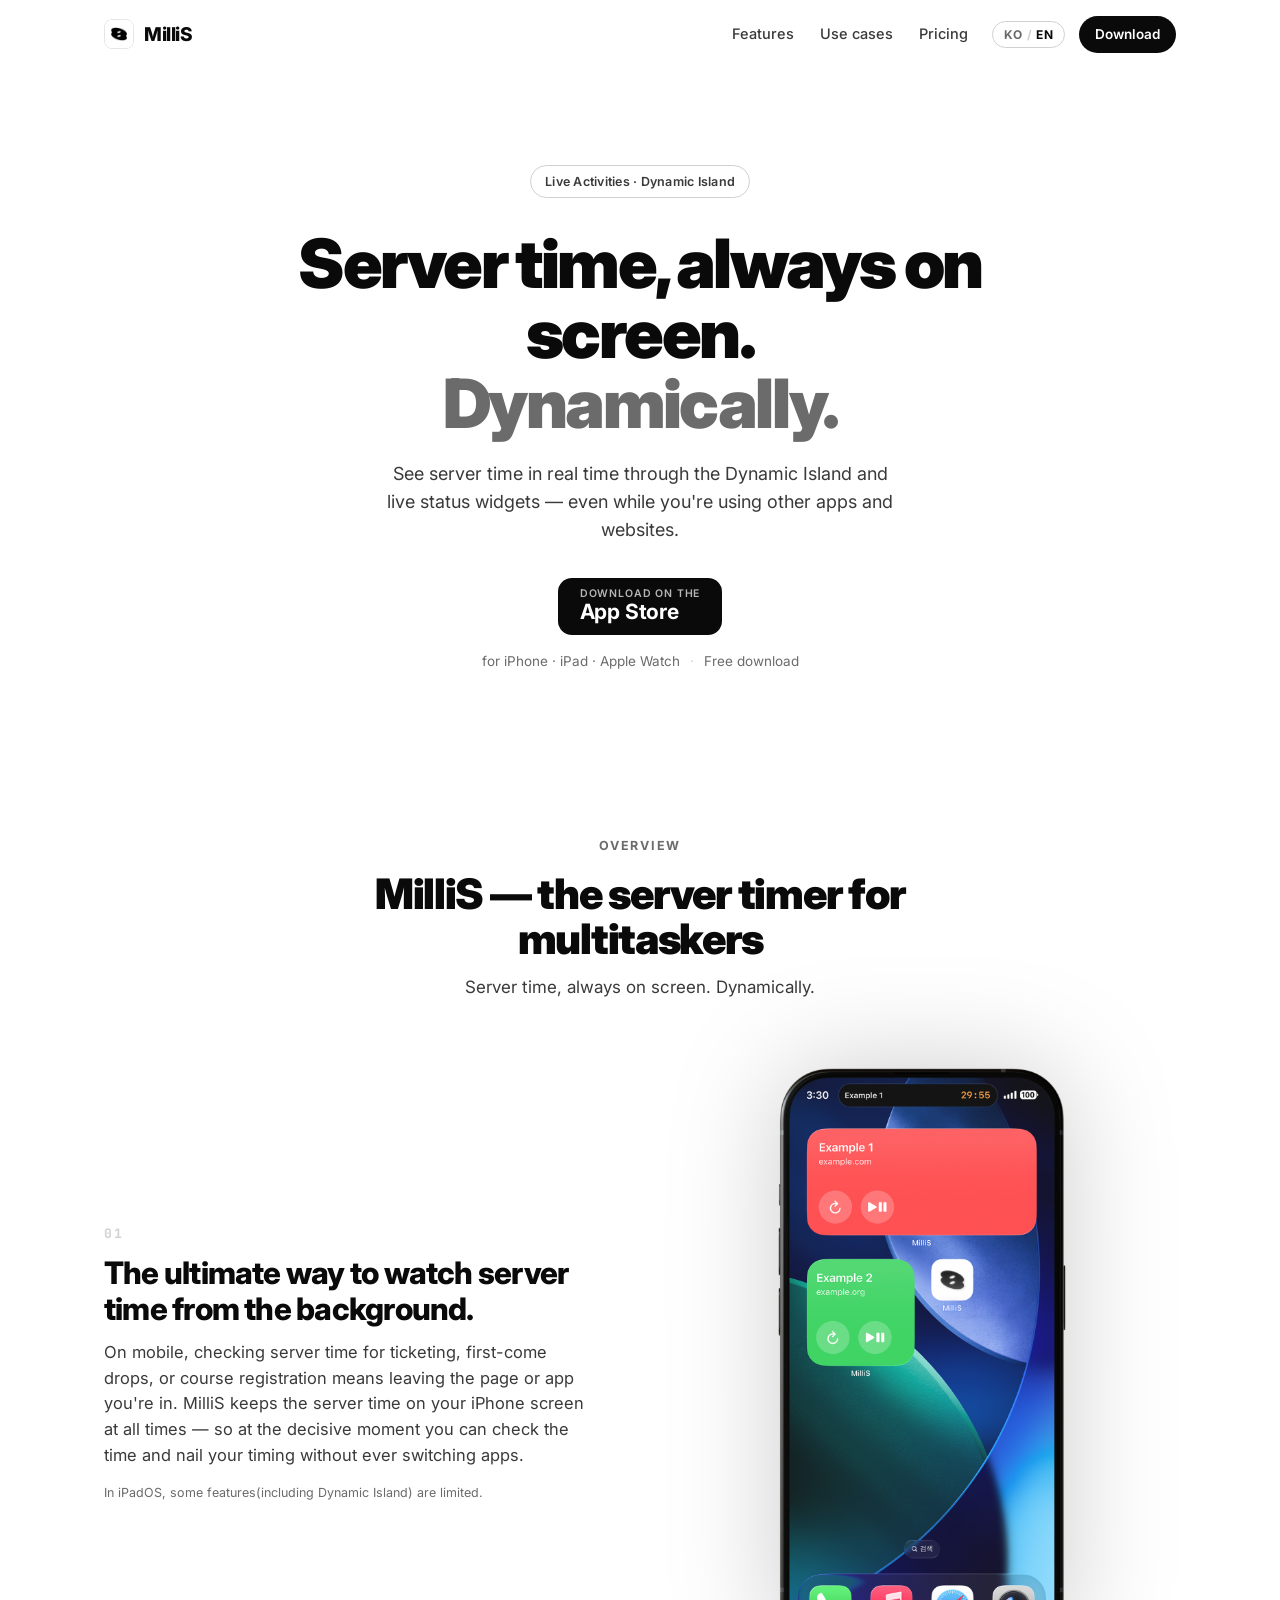
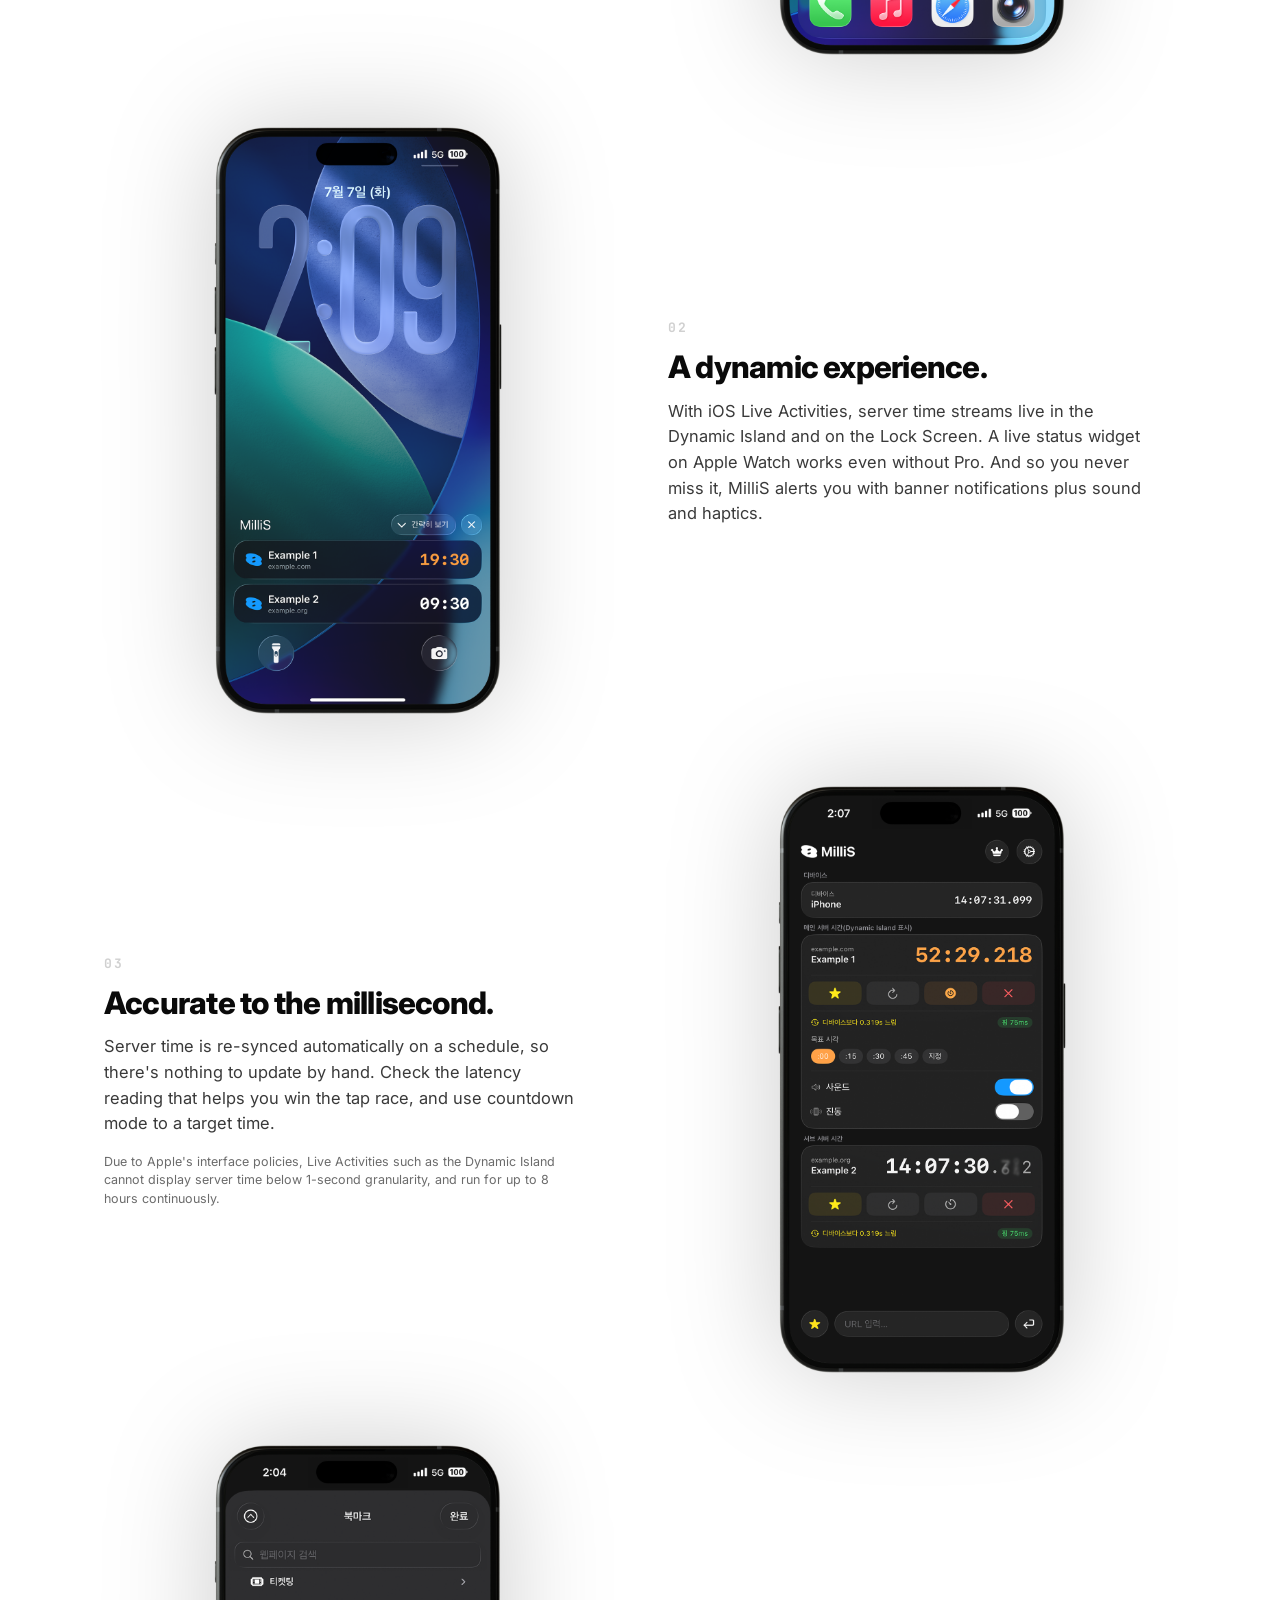
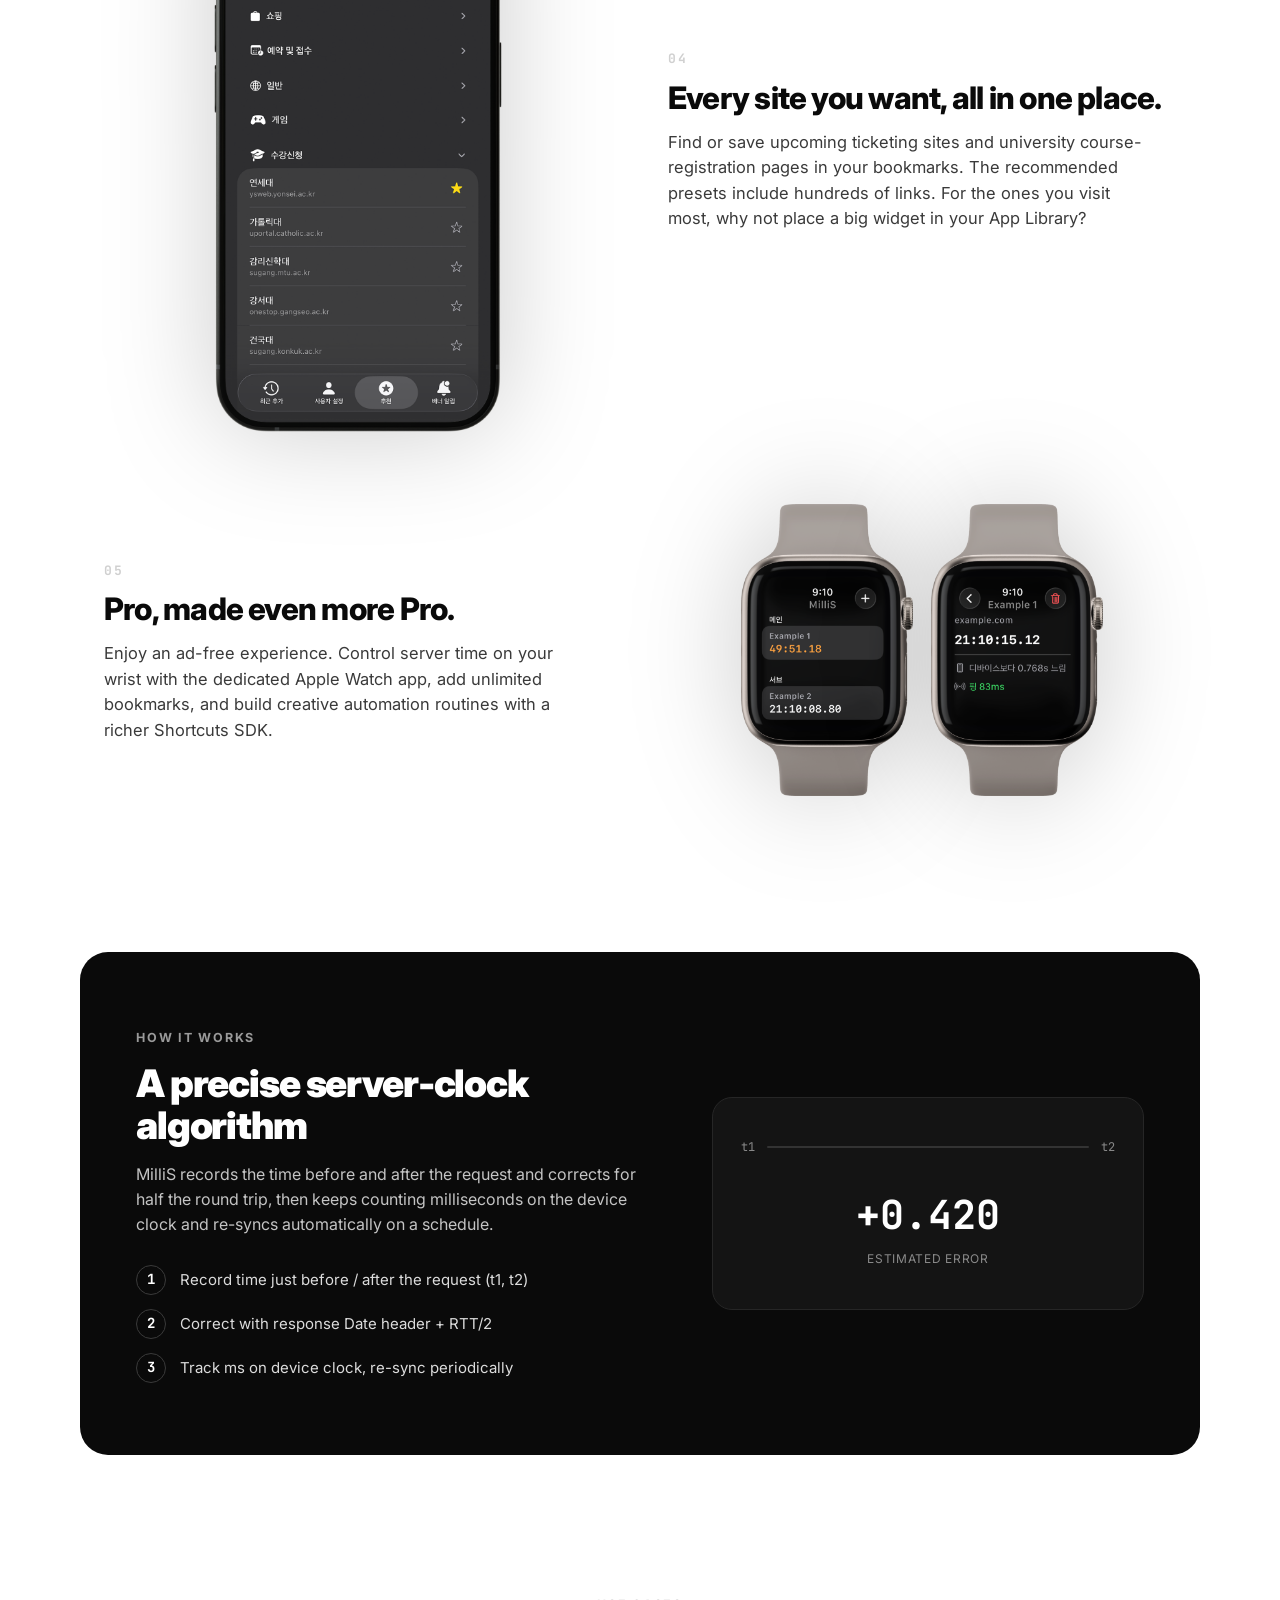
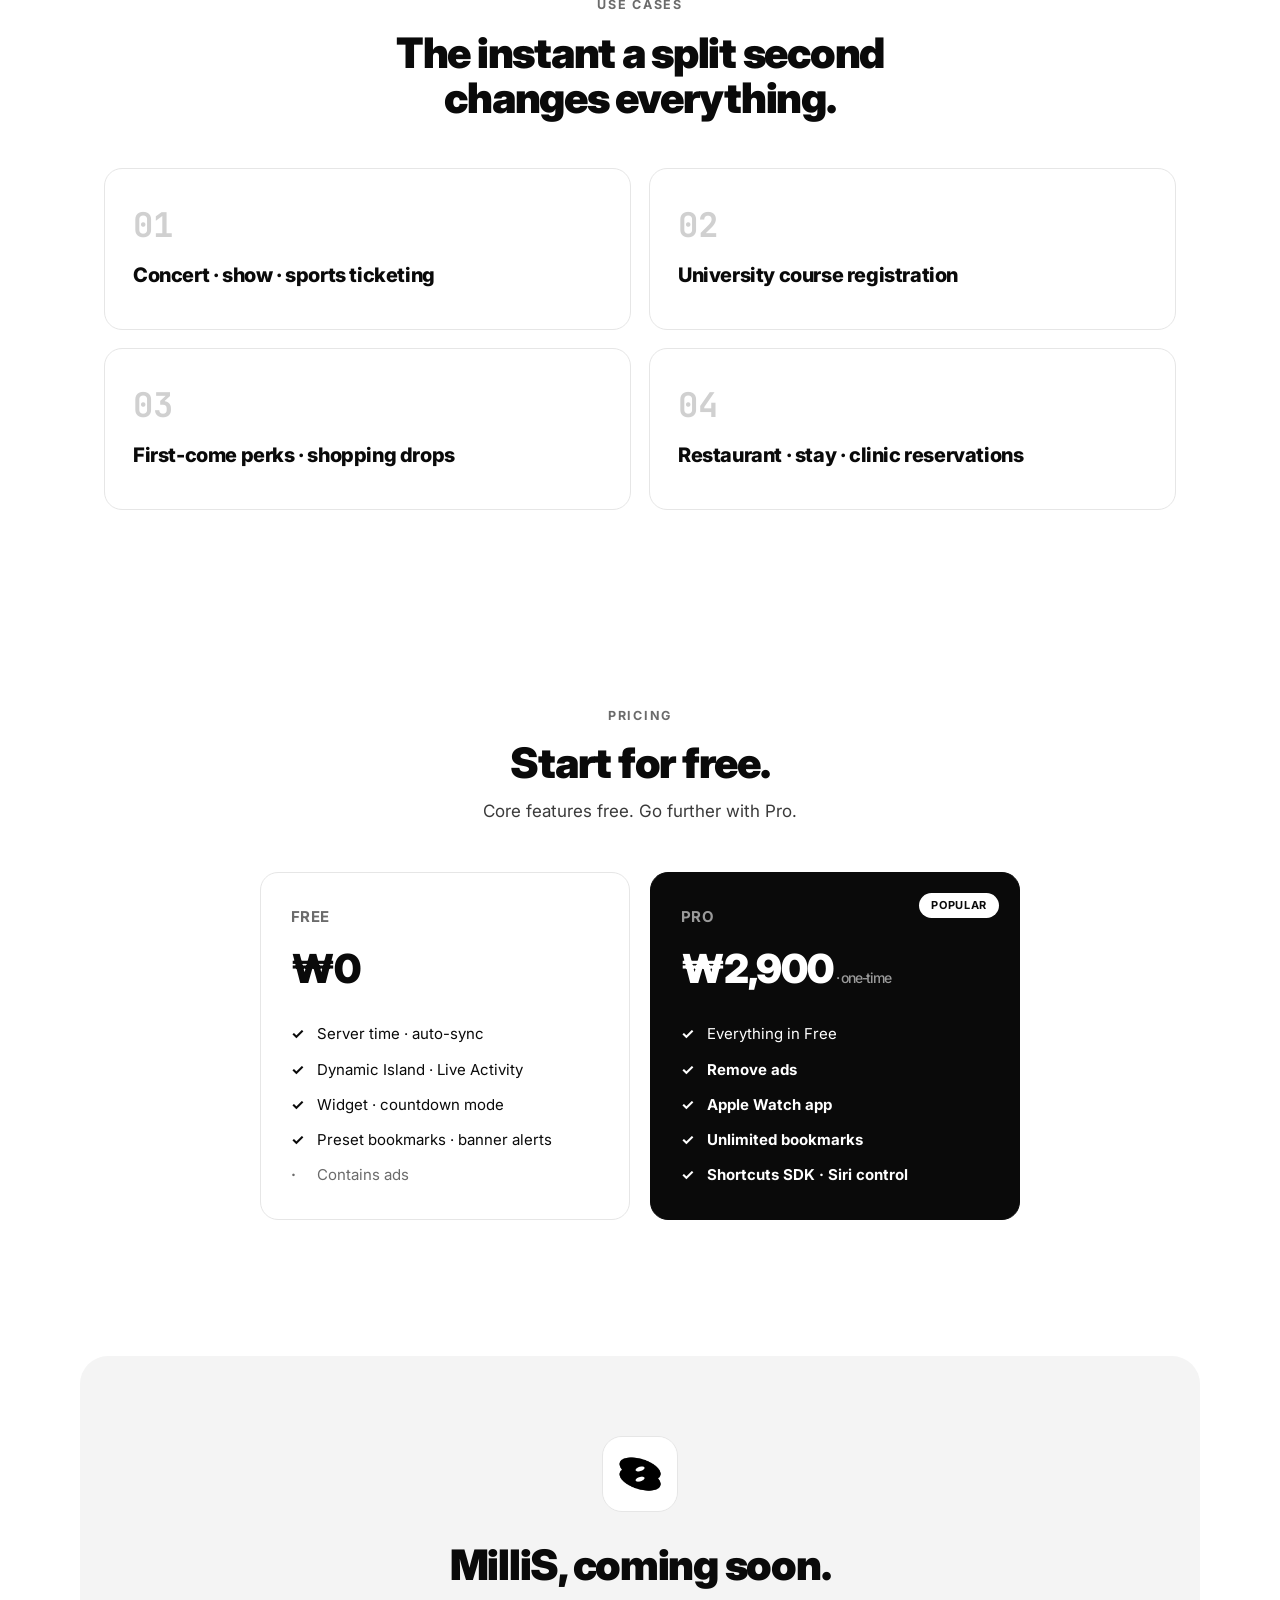
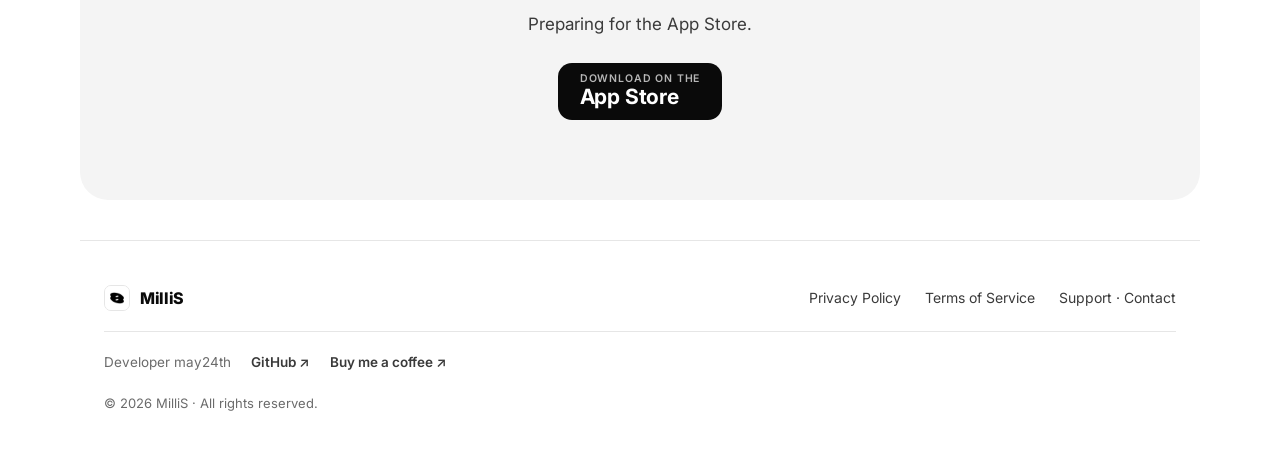
<file: index.html>
<!DOCTYPE html>
<html lang="ko">
<head>
  <meta charset="UTF-8" />
  <meta name="viewport" content="width=device-width, initial-scale=1.0" />
  <title>MilliS — 다이나믹 서버 타이머</title>
  <meta name="description" content="웹사이트 서버 시간을 Dynamic Island에 표시하는 iOS 앱" />
  <meta property="og:title" content="MilliS" />
  <meta property="og:description" content="티켓팅·수강신청·선착순을 위한 Dynamic 서버 타이머 앱." />
  <meta property="og:type" content="website" />
  <link rel="icon" href="assets/app-icon.png" />
  <link rel="preconnect" href="https://fonts.googleapis.com" />
  <link rel="preconnect" href="https://fonts.gstatic.com" crossorigin />
  <link href="https://fonts.googleapis.com/css2?family=Inter:wght@400;500;600;700;800;900&family=JetBrains+Mono:wght@500;700&display=swap" rel="stylesheet" />
  <link rel="stylesheet" href="style.css" />
</head>
<body>

  <!-- NAV -->
  <header class="nav">
    <a class="nav__brand" href="#top" aria-label="MilliS">
      <img src="assets/app-icon.png" alt="MilliS" class="nav__icon" />
      <span class="nav__name">MilliS</span>
    </a>
    <nav class="nav__links">
      <a href="#features" data-i18n="nav.features">기능</a>
      <a href="#usecases" data-i18n="nav.usecases">활용</a>
      <a href="#pricing" data-i18n="nav.pricing">가격</a>
    </nav>
    <div class="nav__right">
      <button class="lang" id="langToggle" aria-label="Language">
        <span class="lang__opt is-active" data-lang="ko">KO</span>
        <span class="lang__sep">/</span>
        <span class="lang__opt" data-lang="en">EN</span>
      </button>
      <a
        href="https://apps.apple.com/kr/app/millis/id6788035100"
        class="btn btn--sm"
        target="_blank"
        rel="noopener noreferrer"
        data-i18n="nav.get">
        다운로드
      </a>
    </div>
  </header>

  <main id="top">
    <!-- HERO -->
    <section class="hero">
      <div class="badge" data-i18n="hero.badge">Live Activities · Dynamic Island</div>
      <h1 class="hero__title">
        <span data-i18n="hero.title1">서버 시간을 항상 화면 위에.</span>
        <span class="accent" data-i18n="hero.title2">다이나믹하게.</span>
      </h1>
      <p class="hero__sub" data-i18n="hero.sub">
        iOS의 Dynamic Island와 실시간 현황 위젯을 통해
        다른 앱과 웹사이트를 사용하는 동안에도 서버 시간을 실시간으로 확인하세요.
      </p>
      <div class="hero__cta">
        <a
          class="store-btn"
          id="download"
          href="https://apps.apple.com/kr/app/millis/id6788035100"
          target="_blank"
          rel="noopener noreferrer">
          <span class="store-btn__eyebrow">Download on the</span>
          <span class="store-btn__main">App Store</span>
        </a>
        <div class="hero__meta">
          <span data-i18n="hero.meta1">for iPhone · iPad · Apple Watch</span>
          <span class="dot">·</span>
          <span data-i18n="hero.meta2">무료 다운로드</span>
        </div>
      </div>
    </section>

    <!-- INTRO / FEATURES -->
    <section class="section" id="features">
      <div class="section__head">
        <span class="kicker" data-i18n="intro.kicker">소개</span>
        <h2 data-i18n="intro.title">멀티태스커를 위한 서버 타이머 MilliS</h2>
        <p data-i18n="intro.subtitle">서버 시간을 항상 화면 위에. 다이나믹하게.</p>
      </div>
      <div class="showcase">
        <article class="show">
          <div class="show__media"><img src="assets/iphone_1.png" alt="MilliS iPhone 홈 화면" loading="lazy" /></div>
          <div class="show__text">
            <span class="show__n">01</span>
            <h3 data-i18n="intro.page1.title">백그라운드에서 서버 시간을 확인하는 궁극의 도구.</h3>
            <p data-i18n="intro.page1.body">모바일 환경에서 티켓 예매, 선착순 구매, 수강신청을 위해 서버 시간을 확인하려면 웹페이지와 앱을 벗어나야 합니다. MilliS는 서버 시간을 항상 iPhone 화면에 표시해, 결전의 순간 직전 앱을 전환할 필요 없이 시간을 확인하고 타이밍을 잴 수 있어요.</p>
            <p class="page__note" data-i18n="intro.page1.note">iPadOS에서는 Dynamic Island를 포함한 일부 기능 제한</p>
          </div>
        </article>
        <article class="show">
          <div class="show__media"><img src="assets/iphone_3.png" alt="MilliS 잠금 화면 Live Activity" loading="lazy" /></div>
          <div class="show__text">
            <span class="show__n">02</span>
            <h3 data-i18n="intro.page2.title">다이나믹한 사용자 경험.</h3>
            <p data-i18n="intro.page2.body">iOS의 Live Activities를 지원하여, Dynamic Island와 잠금 화면에서 서버 시간을 실시간으로 보여줍니다. Pro 유저가 아니여도 Apple Watch에서 실시간 현황 위젯을 지원합니다. 혹여 놓칠세라 배너 알림뿐만 아니라 소리와 진동으로도 알려드립니다.</p>
          </div>
        </article>
        <article class="show">
          <div class="show__media"><img src="assets/iphone_2.png" alt="MilliS 서버 시간·카운트다운 화면" loading="lazy" /></div>
          <div class="show__text">
            <span class="show__n">03</span>
            <h3 data-i18n="intro.page3.title">1000분의 1초까지 정확하게.</h3>
            <p data-i18n="intro.page3.body">서버 시간을 주기적으로 자동 보정하니 손수 업데이트하지 않아도 돼요. '광클'에 도움이 되는 지연 시간도 확인해보세요. 목표 시각까지의 카운트다운 모드도 지원합니다.</p>
            <p class="page__note" data-i18n="intro.page3.note">Apple의 인터페이스 관리 정책으로 Dynamic Island 등 Live Activities에서 1s 미만의 단위로 서버 시간 미표시, 연속으로 최대 8시간 동작</p>
          </div>
        </article>
        <article class="show">
          <div class="show__media"><img src="assets/iphone_4.png" alt="MilliS 북마크 · 프리셋 화면" loading="lazy" /></div>
          <div class="show__text">
            <span class="show__n">04</span>
            <h3 data-i18n="intro.page4.title">당신이 원하는 웹사이트는 전부 여기에.</h3>
            <p data-i18n="intro.page4.body">곧 열리는 티켓팅 웹사이트, 대학교 수강신청 사이트를 북마크에서 찾거나 저장해두세요. 추천 프리셋에는 수백여 곳의 링크가 담겨있습니다. 자주 찾는 곳은 특별히 앱 보관함에 큼직한 위젯으로 배치해보는 것은 어떨까요?</p>
          </div>
        </article>
        <article class="show">
          <div class="show__media show__media--watch show__media--pair">
            <img src="assets/watch_1.png" alt="MilliS Apple Watch 실시간 현황" loading="lazy" />
            <img src="assets/watch_2.png" alt="MilliS Apple Watch Pro 앱" loading="lazy" />
          </div>
          <div class="show__text">
            <span class="show__n">05</span>
            <h3 data-i18n="intro.page5.title">Pro는 더욱 Pro답게.</h3>
            <p data-i18n="intro.page5.body">광고 없는 쾌적함을 누리세요. Apple Watch 전용 앱에서 손목 위 서버 시간을 컨트롤하고, 북마크를 무제한으로 추가하고, 더 다양한 단축어 SDK로 창의적인 자동화 루틴을 만들어보세요.</p>
          </div>
        </article>
      </div>
    </section>

    <!-- HOW IT WORKS -->
    <section class="how">
      <div class="how__copy">
        <span class="kicker" data-i18n="how.kicker">동작 원리</span>
        <h2 data-i18n="how.title">정확한 서버 시계 알고리즘</h2>
        <p data-i18n="how.sub">MilliS는 요청 전후 시각을 기록하고 왕복 지연의 절반을 보정한 이후 기기 클럭으로 밀리초를 이어 세고 주기적으로 자동 업데이트합니다.</p>
        <ol class="how__steps">
          <li><b>1</b><span data-i18n="how.s1">요청 직전·직후 시각(t1, t2)을 기록</span></li>
          <li><b>2</b><span data-i18n="how.s2">응답 Date 헤더 + RTT/2 로 서버 시각 보정</span></li>
          <li><b>3</b><span data-i18n="how.s3">기기 시계로 ms 단위 추적, 주기적으로 재동기화</span></li>
        </ol>
      </div>
      <div class="how__vis" aria-hidden="true">
        <div class="wave">
          <span>t1</span>
          <div class="wave__line"><i></i></div>
          <span>t2</span>
        </div>
        <div class="how__num"><span id="howClock">+0.418</span><small data-i18n="how.err">추정 오차</small></div>
      </div>
    </section>

    <!-- USE CASES -->
    <section class="section" id="usecases">
      <div class="section__head">
        <span class="kicker" data-i18n="use.kicker">활용</span>
        <h2 data-i18n="use.title">찰나가 결과를 바꾸는 순간.</h2>
      </div>
      <div class="cases">
        <div class="case"><span class="case__n">01</span><h3 data-i18n="use.1.t">콘서트·공연·스포츠 티켓팅</h3></div>
        <div class="case"><span class="case__n">02</span><h3 data-i18n="use.2.t">대학교 수강신청</h3></div>
        <div class="case"><span class="case__n">03</span><h3 data-i18n="use.3.t">선착순 혜택·쇼핑 오픈런</h3></div>
        <div class="case"><span class="case__n">04</span><h3 data-i18n="use.4.t">인기 식당·숙소·병원 예약</h3></div>
      </div>
    </section>

    <!-- PRICING -->
    <section class="section pricing" id="pricing">
      <div class="section__head">
        <span class="kicker" data-i18n="price.kicker">가격</span>
        <h2 data-i18n="price.title">무료로 시작하세요.</h2>
        <p data-i18n="price.sub">핵심 기능은 무료. Pro로 한 단계 더.</p>
      </div>
      <div class="plans">
        <div class="plan">
          <div class="plan__name" data-i18n="price.free.n">Free</div>
          <div class="plan__price">₩0</div>
          <ul>
            <li data-i18n="price.free.1">서버 시간 · 자동 동기화</li>
            <li data-i18n="price.free.2">Dynamic Island · Live Activity</li>
            <li data-i18n="price.free.3">위젯 · 카운트다운 모드</li>
            <li data-i18n="price.free.4">프리셋 북마크 · 배너 알림</li>
            <li class="muted" data-i18n="price.free.5">광고 포함</li>
          </ul>
        </div>
        <div class="plan plan--pro">
          <div class="plan__tag" data-i18n="price.pro.tag">추천</div>
          <div class="plan__name" data-i18n="price.pro.n">Pro</div>
          <div class="plan__price">₩2,900<small data-i18n="price.pro.once"> · 1회 구매</small></div>
          <ul>
            <li data-i18n="price.pro.1">Free의 모든 기능</li>
            <li data-i18n="price.pro.2"><b>광고 제거</b></li>
            <li data-i18n="price.pro.3"><b>Apple Watch 앱</b></li>
            <li data-i18n="price.pro.4"><b>북마크 무제한</b></li>
            <li data-i18n="price.pro.5"><b>단축어 SDK · Siri 제어</b></li>
          </ul>
        </div>
      </div>
    </section>

    <!-- CTA -->
    <section class="cta">
      <img src="assets/app-icon.png" alt="MilliS" class="cta__icon" />
      <h2 data-i18n="cta.title">MilliS, 지금 만나보세요.</h2>
      <p data-i18n="cta.sub">App Store에서 다운로드하세요.</p>
      <a
        class="store-btn"
        href="https://apps.apple.com/kr/app/millis/id6788035100"
        target="_blank"
        rel="noopener noreferrer">
        <span class="store-btn__eyebrow">Download on the</span>
        <span class="store-btn__main">App Store</span>
      </a>
    </section>
  </main>

  <!-- FOOTER -->
  <footer class="footer">
    <div class="footer__brand">
      <img src="assets/app-icon.png" alt="MilliS" />
      <span>MilliS</span>
    </div>
    <nav class="footer__links">
      <a href="privacy.html" data-i18n="footer.privacy">개인정보처리방침</a>
      <a href="terms.html" data-i18n="footer.terms">이용약관</a>
      <a href="mailto:may24th2000@icloud.com" data-i18n="footer.support">지원 · 문의</a>
    </nav>
    <div class="footer__dev">
      <span class="footer__by" data-i18n="footer.made">개발자 may24th</span>
      <a class="footer__social" href="https://github.com/2000may24th" target="_blank" rel="noopener noreferrer">GitHub ↗</a>
      <a class="footer__social" href="https://buymeacoffee.com/may24th" target="_blank" rel="noopener noreferrer" data-i18n="footer.sponsor">후원하기 ↗</a>
    </div>
    <div class="footer__copy">© <span id="year">2026</span> MilliS · <span data-i18n="footer.rights">All rights reserved.</span></div>
  </footer>

  <script src="script.js"></script>
</body>
</html>
</file>
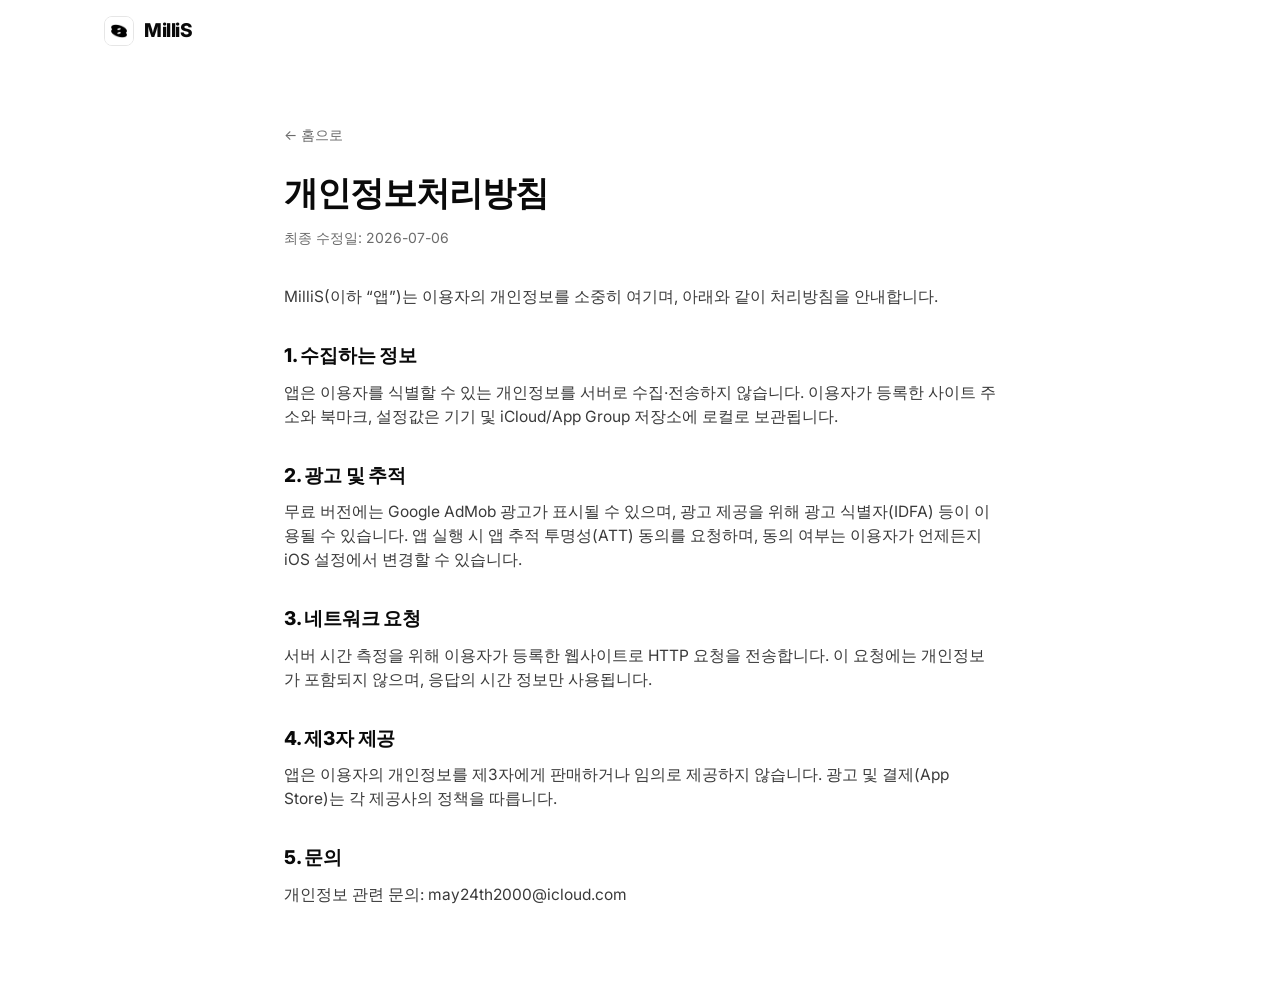
<file: privacy.html>
<!DOCTYPE html>
<html lang="ko">
<head>
  <meta charset="UTF-8" />
  <meta name="viewport" content="width=device-width, initial-scale=1.0" />
  <title>MilliS — 개인정보처리방침</title>
  <link rel="icon" href="assets/app-icon.png" />
  <link href="https://fonts.googleapis.com/css2?family=Inter:wght@400;500;600;700;800;900&display=swap" rel="stylesheet" />
  <link rel="stylesheet" href="style.css" />
  <style>
    .doc { max-width: 760px; margin: 0 auto; padding: 60px 24px 80px; }
    .doc a.back { font-size: 14px; color: var(--ink-3); }
    .doc h1 { font-size: 34px; font-weight: 900; letter-spacing: -0.03em; margin: 20px 0 8px; }
    .doc .updated { color: var(--ink-3); font-size: 14px; margin-bottom: 36px; }
    .doc h2 { font-size: 19px; font-weight: 800; letter-spacing: -0.01em; margin: 32px 0 10px; }
    .doc p, .doc li { color: var(--ink-2); font-size: 15.5px; }
    .doc ul { padding-left: 20px; display: flex; flex-direction: column; gap: 6px; margin-top: 8px; }
    .doc .note { background: var(--panel); border-radius: 12px; padding: 16px 18px; font-size: 14px; color: var(--ink-3); margin-top: 12px; }
  </style>
</head>
<body>
  <header class="nav">
    <a class="nav__brand" href="index.html"><img src="assets/app-icon.png" alt="" class="nav__icon" /><span class="nav__name">MilliS</span></a>
  </header>
  <main class="doc">
    <a class="back" href="index.html">← 홈으로</a>
    <h1>개인정보처리방침</h1>
    <p class="updated">최종 수정일: 2026-07-06</p>

    <p>MilliS(이하 “앱”)는 이용자의 개인정보를 소중히 여기며, 아래와 같이 처리방침을 안내합니다.</p>

    <h2>1. 수집하는 정보</h2>
    <p>앱은 이용자를 식별할 수 있는 개인정보를 서버로 수집·전송하지 않습니다. 이용자가 등록한 사이트 주소와 북마크, 설정값은 기기 및 iCloud/App Group 저장소에 로컬로 보관됩니다.</p>

    <h2>2. 광고 및 추적</h2>
    <p>무료 버전에는 Google AdMob 광고가 표시될 수 있으며, 광고 제공을 위해 광고 식별자(IDFA) 등이 이용될 수 있습니다. 앱 실행 시 앱 추적 투명성(ATT) 동의를 요청하며, 동의 여부는 이용자가 언제든지 iOS 설정에서 변경할 수 있습니다.</p>

    <h2>3. 네트워크 요청</h2>
    <p>서버 시간 측정을 위해 이용자가 등록한 웹사이트로 HTTP 요청을 전송합니다. 이 요청에는 개인정보가 포함되지 않으며, 응답의 시간 정보만 사용됩니다.</p>

    <h2>4. 제3자 제공</h2>
    <p>앱은 이용자의 개인정보를 제3자에게 판매하거나 임의로 제공하지 않습니다. 광고 및 결제(App Store)는 각 제공사의 정책을 따릅니다.</p>

    <h2>5. 문의</h2>
    <p>개인정보 관련 문의: <a href="mailto:may24th2000@icloud.com">may24th2000@icloud.com</a></p>
  </main>
</body>
</html>
</file>
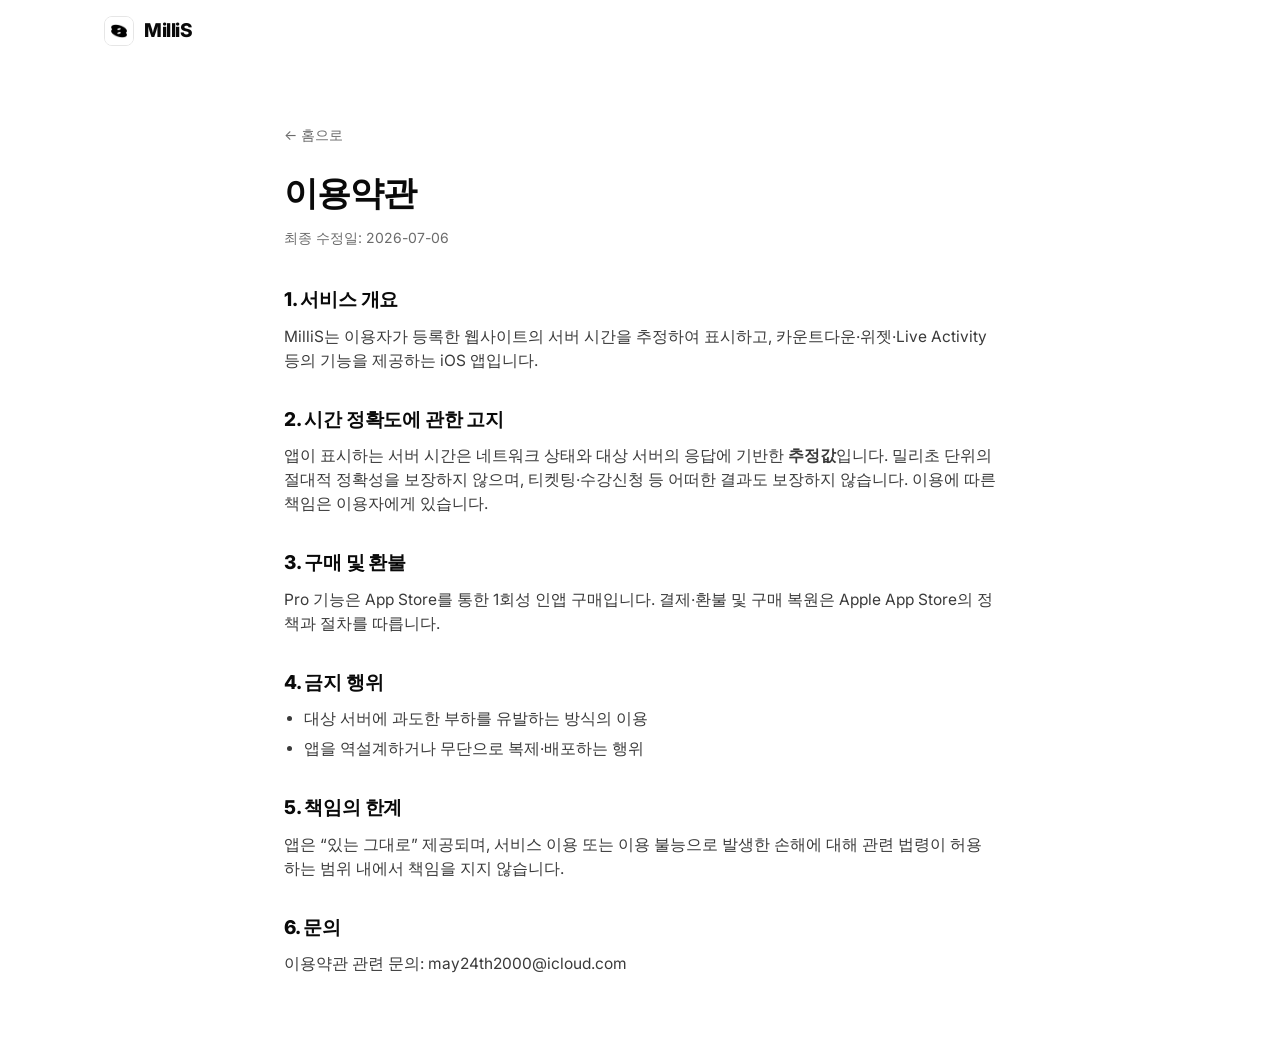
<file: terms.html>
<!DOCTYPE html>
<html lang="ko">
<head>
  <meta charset="UTF-8" />
  <meta name="viewport" content="width=device-width, initial-scale=1.0" />
  <title>MilliS — 이용약관</title>
  <link rel="icon" href="assets/app-icon.png" />
  <link href="https://fonts.googleapis.com/css2?family=Inter:wght@400;500;600;700;800;900&display=swap" rel="stylesheet" />
  <link rel="stylesheet" href="style.css" />
  <style>
    .doc { max-width: 760px; margin: 0 auto; padding: 60px 24px 80px; }
    .doc a.back { font-size: 14px; color: var(--ink-3); }
    .doc h1 { font-size: 34px; font-weight: 900; letter-spacing: -0.03em; margin: 20px 0 8px; }
    .doc .updated { color: var(--ink-3); font-size: 14px; margin-bottom: 36px; }
    .doc h2 { font-size: 19px; font-weight: 800; letter-spacing: -0.01em; margin: 32px 0 10px; }
    .doc p, .doc li { color: var(--ink-2); font-size: 15.5px; }
    .doc ul { padding-left: 20px; display: flex; flex-direction: column; gap: 6px; margin-top: 8px; }
    .doc .note { background: var(--panel); border-radius: 12px; padding: 16px 18px; font-size: 14px; color: var(--ink-3); margin-top: 12px; }
  </style>
</head>
<body>
  <header class="nav">
    <a class="nav__brand" href="index.html"><img src="assets/app-icon.png" alt="" class="nav__icon" /><span class="nav__name">MilliS</span></a>
  </header>
  <main class="doc">
    <a class="back" href="index.html">← 홈으로</a>
    <h1>이용약관</h1>
    <p class="updated">최종 수정일: 2026-07-06</p>

    <h2>1. 서비스 개요</h2>
    <p>MilliS는 이용자가 등록한 웹사이트의 서버 시간을 추정하여 표시하고, 카운트다운·위젯·Live Activity 등의 기능을 제공하는 iOS 앱입니다.</p>

    <h2>2. 시간 정확도에 관한 고지</h2>
    <p>앱이 표시하는 서버 시간은 네트워크 상태와 대상 서버의 응답에 기반한 <b>추정값</b>입니다. 밀리초 단위의 절대적 정확성을 보장하지 않으며, 티켓팅·수강신청 등 어떠한 결과도 보장하지 않습니다. 이용에 따른 책임은 이용자에게 있습니다.</p>

    <h2>3. 구매 및 환불</h2>
    <p>Pro 기능은 App Store를 통한 1회성 인앱 구매입니다. 결제·환불 및 구매 복원은 Apple App Store의 정책과 절차를 따릅니다.</p>

    <h2>4. 금지 행위</h2>
    <ul>
      <li>대상 서버에 과도한 부하를 유발하는 방식의 이용</li>
      <li>앱을 역설계하거나 무단으로 복제·배포하는 행위</li>
    </ul>

    <h2>5. 책임의 한계</h2>
    <p>앱은 “있는 그대로” 제공되며, 서비스 이용 또는 이용 불능으로 발생한 손해에 대해 관련 법령이 허용하는 범위 내에서 책임을 지지 않습니다.</p>

    <h2>6. 문의</h2>
    <p>이용약관 관련 문의: <a href="mailto:may24th2000@icloud.com">may24th2000@icloud.com</a></p>
  </main>
</body>
</html>
</file>
<file: style.css>
:root {
  --bg: #ffffff;
  --ink: #0a0a0a;
  --ink-2: #3a3a3a;
  --ink-3: #6b6b6b;
  --line: #e6e6e6;
  --line-2: #d0d0d0;
  --panel: #f4f4f4;
  --panel-2: #ececec;
  --black: #0a0a0a;
  --white: #ffffff;
  --radius: 18px;
  --radius-sm: 12px;
  --max: 1120px;
  --mono: "JetBrains Mono", ui-monospace, SFMono-Regular, monospace;
}

* { box-sizing: border-box; margin: 0; padding: 0; }

html { scroll-behavior: smooth; }

body {
  font-family: "Inter", -apple-system, BlinkMacSystemFont, "Segoe UI", "Apple SD Gothic Neo", sans-serif;
  background: var(--bg);
  color: var(--ink);
  line-height: 1.55;
  -webkit-font-smoothing: antialiased;
  overflow-x: hidden;
}

img { max-width: 100%; display: block; }
a { color: inherit; text-decoration: none; }

/* ---------- NAV ---------- */
.nav {
  position: sticky;
  top: 0;
  z-index: 50;
  display: flex;
  align-items: center;
  gap: 24px;
  max-width: var(--max);
  margin: 0 auto;
  padding: 16px 24px;
  background: rgba(255,255,255,0.8);
  backdrop-filter: saturate(180%) blur(16px);
  border-bottom: none;
}
.nav__brand { display: flex; align-items: center; gap: 10px; }
.nav__icon { width: 30px; height: 30px; border-radius: 8px; border: 1px solid var(--line); }
.nav__name { font-weight: 800; letter-spacing: -0.02em; font-size: 19px; }
.nav__links { display: flex; gap: 26px; margin-left: auto; font-size: 14.5px; font-weight: 500; color: var(--ink-2); }
.nav__links a:hover { color: var(--ink); }
.nav__right { display: flex; align-items: center; gap: 14px; }

.lang {
  display: inline-flex; align-items: center; gap: 4px;
  background: none; border: 1px solid var(--line-2); border-radius: 999px;
  padding: 5px 11px; cursor: pointer; font-family: inherit;
  font-size: 12px; font-weight: 700; letter-spacing: 0.04em; color: var(--ink-3);
}
.lang__opt { transition: color .15s; }
.lang__opt.is-active { color: var(--ink); }
.lang__sep { color: var(--line-2); }

.btn {
  display: inline-flex; align-items: center; justify-content: center;
  background: var(--black); color: var(--white);
  border-radius: 999px; padding: 10px 20px;
  font-weight: 600; font-size: 14px; transition: transform .15s, opacity .15s;
}
.btn:hover { transform: translateY(-1px); opacity: .9; }
.btn--sm { padding: 8px 16px; font-size: 13.5px; }

/* ---------- HERO ---------- */
.hero {
  max-width: 820px;
  margin: 0 auto;
  padding: 96px 24px 64px;
  display: flex;
  flex-direction: column;
  align-items: center;
  text-align: center;
}
.badge {
  display: inline-block;
  font-size: 12.5px; font-weight: 600; letter-spacing: 0.02em;
  color: var(--ink-2);
  border: 1px solid var(--line-2); border-radius: 999px;
  padding: 6px 14px; margin-bottom: 30px;
}
.hero__title {
  font-size: clamp(40px, 6.4vw, 68px);
  font-weight: 900;
  letter-spacing: -0.038em;
  line-height: 1.03;
}
.hero__title span { display: block; }
.hero__title .accent { color: var(--ink-3); }
.hero__sub {
  margin: 22px auto 34px;
  font-size: 18px; color: var(--ink-2); max-width: 520px;
}
.hero__cta { display: flex; flex-direction: column; gap: 16px; align-items: center; }
.hero__meta { display: flex; gap: 10px; font-size: 13.5px; color: var(--ink-3); }
.hero__meta .dot { color: var(--line-2); }

.store-btn {
  display: inline-flex; flex-direction: column; align-items: flex-start;
  background: var(--black); color: var(--white);
  border-radius: 14px; padding: 10px 22px 11px; line-height: 1.15;
  position: relative;
}
.store-btn.is-soon { opacity: .95; }
.store-btn__eyebrow { font-size: 10.5px; font-weight: 600; letter-spacing: 0.08em; text-transform: uppercase; opacity: .7; }
.store-btn__main { font-size: 21px; font-weight: 700; letter-spacing: -0.01em; }
.ms { opacity: .5; }

/* ---------- LIVE READOUT ---------- */
.readout {
  margin-top: 60px;
  width: 100%; max-width: 380px;
  border: 1px solid var(--line);
  border-radius: var(--radius);
  padding: 22px 26px 24px;
  background: var(--bg);
  box-shadow: 0 24px 60px -34px rgba(0,0,0,.28);
}
.readout__top { display: flex; align-items: center; justify-content: space-between; margin-bottom: 4px; }
.readout__host { display: inline-flex; align-items: center; gap: 8px; font-size: 13px; font-weight: 600; color: var(--ink-2); }
.readout__dot { width: 7px; height: 7px; border-radius: 50%; background: var(--ink); animation: pulse 1.6s ease-in-out infinite; }
@keyframes pulse { 0%,100% { opacity: 1; } 50% { opacity: .25; } }
.readout__live {
  font-size: 9.5px; font-weight: 800; letter-spacing: 0.08em; color: #fff;
  background: var(--ink); border-radius: 5px; padding: 3px 7px;
}
.readout__time { font-family: var(--mono); font-size: clamp(36px, 9vw, 46px); font-weight: 700; letter-spacing: -0.02em; margin: 4px 0 2px; }
.readout__label { font-size: 11px; color: var(--ink-3); text-transform: uppercase; letter-spacing: 0.1em; }

/* ---------- STRIP ---------- */
.strip {
  max-width: var(--max); margin: 20px auto 0; padding: 0 24px;
  display: grid; grid-template-columns: repeat(4, 1fr); gap: 1px;
  background: var(--line); border: 1px solid var(--line); border-radius: var(--radius);
  overflow: hidden;
}
.strip__item {
  background: var(--bg); padding: 22px 20px;
  display: flex; flex-direction: column; gap: 4px; align-items: center; text-align: center;
}
.strip__item b { font-size: 26px; font-weight: 800; font-family: var(--mono); letter-spacing: -0.02em; }
.strip__item span { font-size: 12.5px; color: var(--ink-3); }

/* ---------- SECTIONS ---------- */
.section { max-width: var(--max); margin: 0 auto; padding: 96px 24px; }
.section__head { max-width: 640px; margin-bottom: 48px; }
.kicker {
  font-size: 12.5px; font-weight: 700; letter-spacing: 0.14em; text-transform: uppercase;
  color: var(--ink-3);
}
.section__head h2 {
  font-size: clamp(28px, 4vw, 42px); font-weight: 900; letter-spacing: -0.03em;
  margin: 14px 0 12px; line-height: 1.08;
}
.section__head p { font-size: 17px; color: var(--ink-2); }

/* ---------- INTRO SHOWCASE ---------- */
.showcase { display: flex; flex-direction: column; gap: 32px; margin-top: 8px; }
.show {
  display: grid;
  grid-template-columns: 1fr 1fr;
  gap: 56px;
  align-items: center;
  padding: 20px 0;
}
.show:nth-child(odd) .show__media { order: 2; }
.show:nth-child(odd) .show__text { order: 1; }

.show__media { display: flex; justify-content: center; }
.show__media img {
  width: 100%; max-width: 288px; height: auto;
  filter: drop-shadow(0 0px 54px rgba(0,0,0,.20));
}
.show__media--watch img { max-width: 232px; }
.show__media--pair { gap: 18px; align-items: flex-start; }
.show__media--pair img { max-width: 172px; }

.show__n {
  font-family: var(--mono); font-size: 13px; font-weight: 700;
  letter-spacing: 0.12em; color: var(--line-2);
}
.show__text h3 {
  font-size: clamp(23px, 3.1vw, 31px); font-weight: 800;
  letter-spacing: -0.025em; line-height: 1.15; margin: 10px 0 14px;
}
.show__text p { font-size: 16.5px; color: var(--ink-2); max-width: 480px; }
.show__text .page__note {
  margin-top: 16px; font-size: 12.5px; line-height: 1.5; color: var(--ink-3);
  max-width: 480px;
}

/* centered section heads (intro · use cases · pricing) */
#features .section__head,
#usecases .section__head,
.pricing .section__head {
  margin-left: auto; margin-right: auto; text-align: center;
}

/* ---------- HOW ---------- */
.how {
  background: var(--black); color: var(--white);
}
.how {
  max-width: var(--max); margin: 0 auto;
  display: grid; grid-template-columns: 1.1fr 0.9fr; gap: 48px; align-items: center;
  padding: 72px 56px; border-radius: 28px;
}
.how { margin: 40px auto; width: calc(100% - 48px); }
.how .kicker { color: #9a9a9a; }
.how h2 { font-size: clamp(26px, 3.4vw, 38px); font-weight: 900; letter-spacing: -0.03em; margin: 14px 0 16px; line-height: 1.1; }
.how__sub, .how p { color: #c4c4c4; font-size: 16px; }
.how__steps { list-style: none; margin-top: 28px; display: flex; flex-direction: column; gap: 14px; }
.how__steps li { display: flex; gap: 14px; align-items: center; }
.how__steps b {
  flex: none; width: 30px; height: 30px; border-radius: 50%;
  border: 1px solid #3a3a3a; display: flex; align-items: center; justify-content: center;
  font-family: var(--mono); font-size: 14px; color: #fff;
}
.how__steps span { font-size: 15px; color: #dcdcdc; }
.how__vis {
  display: flex; flex-direction: column; align-items: center; gap: 28px;
  border: 1px solid #262626; border-radius: 20px; padding: 40px 28px; background: #141414;
}
.wave { display: flex; align-items: center; gap: 12px; width: 100%; font-family: var(--mono); font-size: 12px; color: #8a8a8a; }
.wave__line { flex: 1; height: 2px; background: #333; position: relative; overflow: hidden; border-radius: 2px; }
.wave__line i {
  position: absolute; top: 0; left: -30%; width: 30%; height: 100%; background: #fff;
  animation: slide 1.6s cubic-bezier(.5,0,.5,1) infinite;
}
@keyframes slide { to { left: 100%; } }
.how__num { text-align: center; }
.how__num span { font-family: var(--mono); font-size: 40px; font-weight: 700; color: #fff; }
.how__num small { display: block; font-size: 12px; color: #8a8a8a; letter-spacing: 0.06em; text-transform: uppercase; margin-top: 4px; }

/* ---------- USE CASES ---------- */
.cases { display: grid; grid-template-columns: repeat(2, 1fr); gap: 18px; }
.case {
  border: 1px solid var(--line); border-radius: var(--radius);
  padding: 30px 28px; position: relative; overflow: hidden;
  transition: background .2s, color .2s;
}
.case:hover { background: var(--black); color: var(--white); }
.case:hover p { color: #c4c4c4; }
.case:hover .case__n { color: #444; }
.case__n { font-family: var(--mono); font-size: 34px; font-weight: 700; color: var(--line-2); }
.case h3 { font-size: 20px; font-weight: 800; letter-spacing: -0.02em; margin: 8px 0 8px; }
.case p { font-size: 14.5px; color: var(--ink-2); }

/* ---------- PRICING ---------- */
.pricing .section__head { margin-left: auto; margin-right: auto; text-align: center; }
.plans { display: grid; grid-template-columns: repeat(2, 1fr); gap: 20px; max-width: 760px; margin: 0 auto; }
.plan {
  border: 1px solid var(--line); border-radius: var(--radius);
  padding: 32px 30px; position: relative;
}
.plan--pro { background: var(--black); color: var(--white); border-color: var(--black); }
.plan__tag {
  position: absolute; top: 20px; right: 20px;
  font-size: 11px; font-weight: 700; letter-spacing: 0.06em; text-transform: uppercase;
  background: #fff; color: #0a0a0a; border-radius: 999px; padding: 4px 12px;
}
.plan__name { font-size: 15px; font-weight: 700; letter-spacing: 0.02em; text-transform: uppercase; color: var(--ink-3); }
.plan--pro .plan__name { color: #9a9a9a; }
.plan__price { font-size: 40px; font-weight: 900; letter-spacing: -0.03em; margin: 10px 0 22px; }
.plan__price small { font-size: 14px; font-weight: 500; color: var(--ink-3); }
.plan--pro .plan__price small { color: #9a9a9a; }
.plan ul { list-style: none; display: flex; flex-direction: column; gap: 12px; }
.plan li { font-size: 15px; padding-left: 26px; position: relative; }
.plan li::before { content: "✓"; position: absolute; left: 0; font-weight: 700; }
.plan li.muted { color: var(--ink-3); }
.plan li.muted::before { content: "·"; }

/* ---------- CTA ---------- */
.cta {
  max-width: var(--max); margin: 40px auto; width: calc(100% - 48px);
  background: var(--panel); border-radius: 28px;
  padding: 80px 24px; text-align: center;
  display: flex; flex-direction: column; align-items: center; gap: 14px;
}
.cta__icon { width: 76px; height: 76px; border-radius: 20px; border: 1px solid var(--line); margin-bottom: 6px; }
.cta h2 { font-size: clamp(28px, 4vw, 42px); font-weight: 900; letter-spacing: -0.03em; }
.cta p { color: var(--ink-2); font-size: 17px; margin-bottom: 12px; }

/* ---------- FOOTER ---------- */
.footer {
  max-width: var(--max); margin: 0 auto; padding: 44px 24px 60px;
  display: flex; flex-wrap: wrap; align-items: center; gap: 20px;
  border-top: 1px solid var(--line);
}
.footer__brand { display: flex; align-items: center; gap: 10px; font-weight: 800; letter-spacing: -0.02em; }
.footer__brand img { width: 26px; height: 26px; border-radius: 7px; border: 1px solid var(--line); }
.footer__links { display: flex; gap: 24px; margin-left: auto; font-size: 14px; color: var(--ink-2); }
.footer__links a:hover { color: var(--ink); text-decoration: underline; }
.footer__dev {
  width: 100%; display: flex; flex-wrap: wrap; align-items: center; gap: 8px 20px;
  padding-top: 20px; border-top: 1px solid var(--line);
  font-size: 13.5px; color: var(--ink-3);
}
.footer__by b { color: var(--ink-2); font-weight: 700; }
.footer__social {
  display: inline-flex; align-items: center; gap: 4px;
  font-weight: 600; color: var(--ink-2);
}
.footer__social:hover { color: var(--ink); text-decoration: underline; }
.footer__copy { width: 100%; font-size: 13px; color: var(--ink-3); }

/* ---------- RESPONSIVE ---------- */
@media (max-width: 900px) {
  .hero { padding-top: 64px; }
  .show { grid-template-columns: 1fr; gap: 20px; text-align: center; justify-items: center; }
  .show:nth-child(odd) .show__media,
  .show:nth-child(odd) .show__text { order: 0; }
  .show__text p, .page__note { margin-left: auto; margin-right: auto; }
  .show__media img { max-width: 250px; }
  .show__media--watch img { max-width: 210px; }
  .show__media--pair img { max-width: 150px; }
  .how { grid-template-columns: 1fr; padding: 48px 32px; }
  .grid { grid-template-columns: repeat(2, 1fr); }
  .strip { grid-template-columns: repeat(2, 1fr); }
}
@media (max-width: 620px) {
  .nav__links { display: none; }
  .cases, .plans { grid-template-columns: 1fr; }
  .section { padding: 64px 20px; }
  .hero__title { font-size: 42px; }
  .show__media img { max-width: 220px; }
}
</file>
